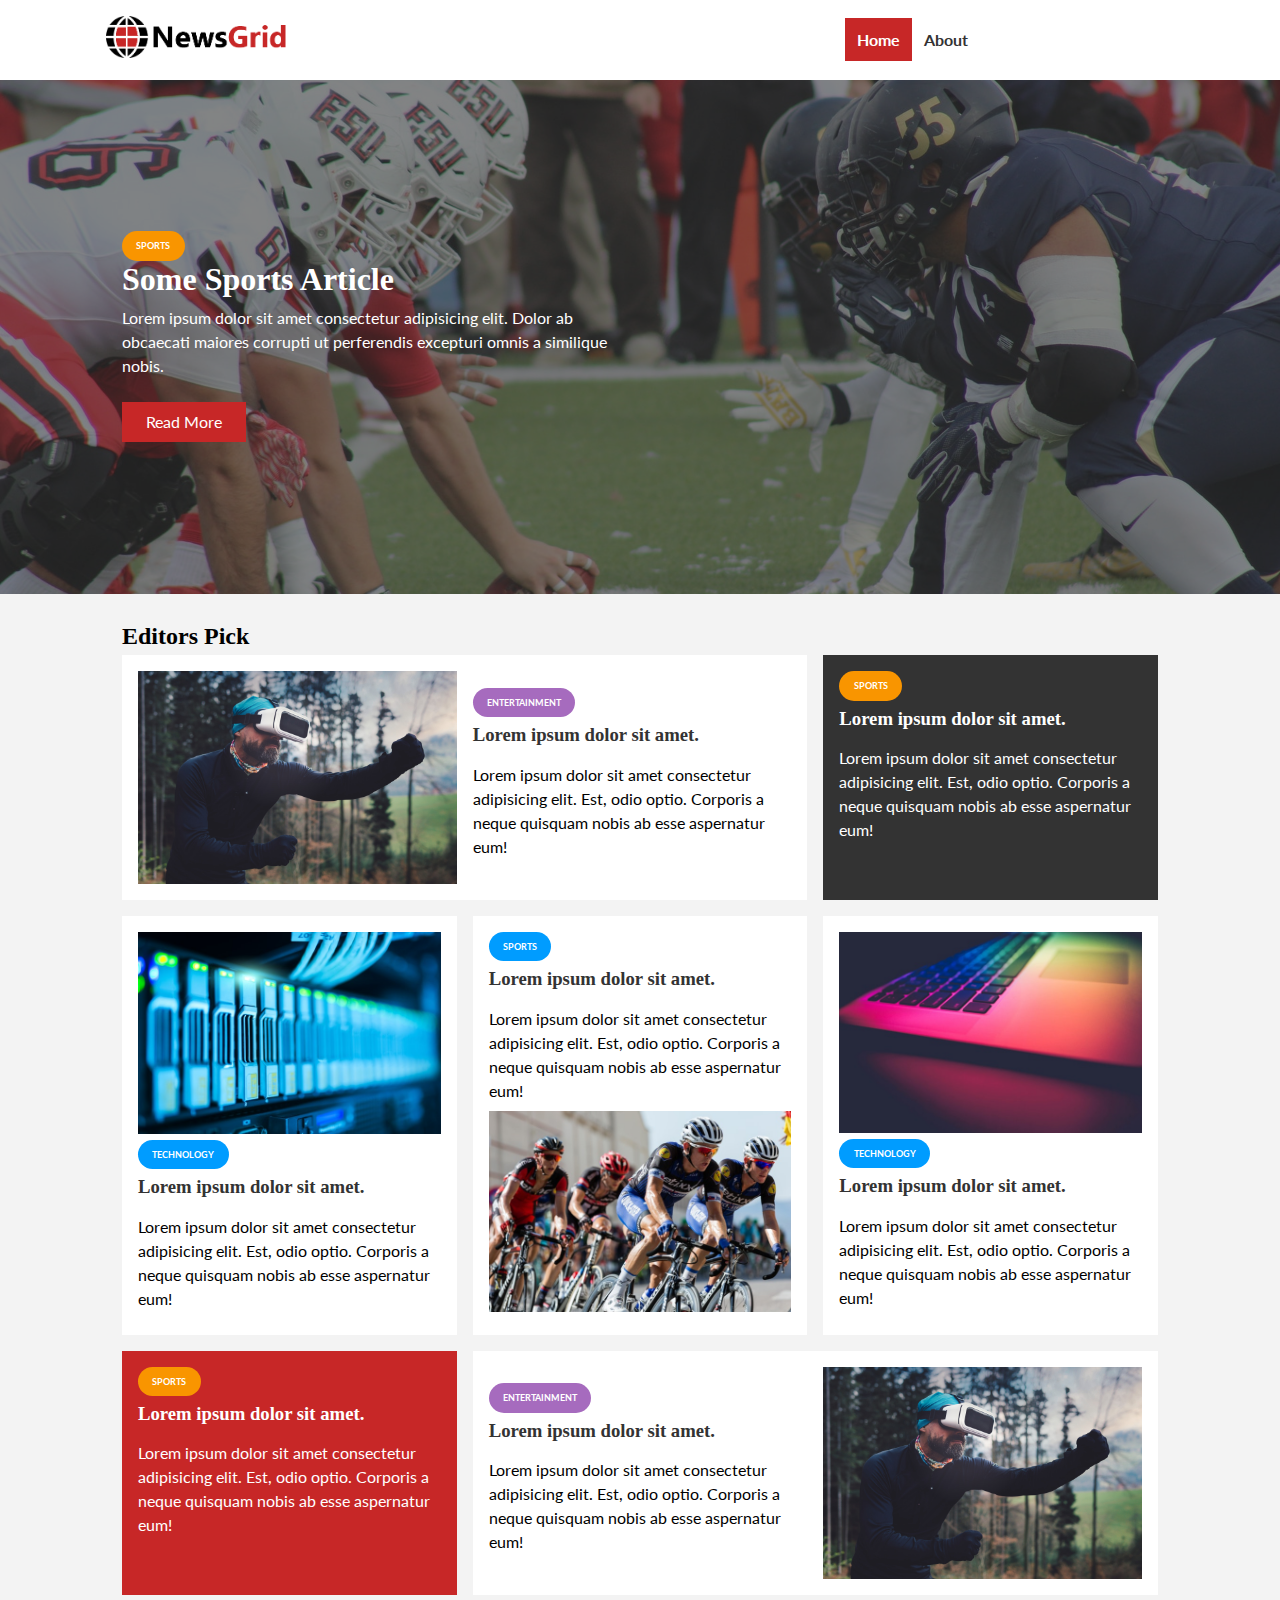
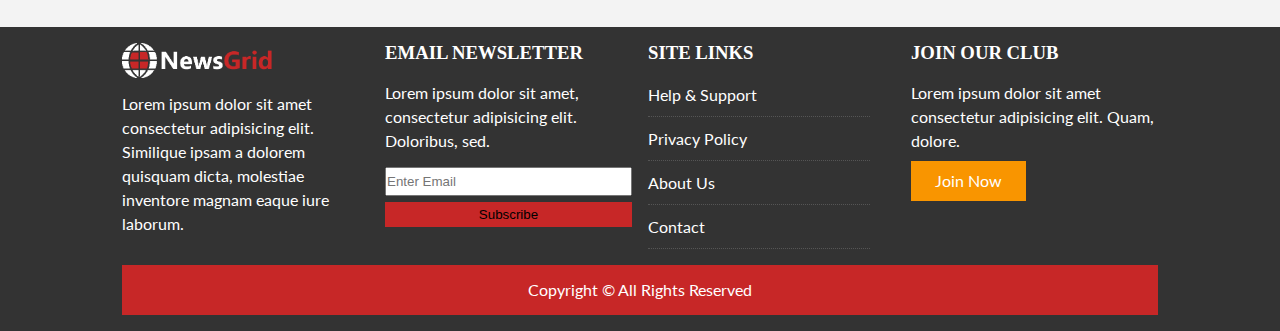
<file: index.html>
<!DOCTYPE html>
<html lang="en">
<head>
  <meta charset="UTF-8">
  <meta name="viewport" content="width=device-width, initial-scale=1.0">
  <title>NewsGrid | Official</title>
  <link href="https://fonts.googleapis.com/css2?family=Lato&family=Open+Sans&display=swap" rel="stylesheet"> 
  <link rel="stylesheet" href="./css/style.css">
  <link rel="stylesheet" media="screen and (max-width:768px)" href="./css/mobile.css">
  <link rel="stylesheet" href="favicon.ico">
</head>
<body>
  <nav id="navbar">
    <div class="container">
      <div class="logo">
        <img src="logo.png" alt="">
      </div>
    <ul>
      <li><a class="current" href="index.html">Home</a></li>
      <li><a href="about.html">About</a></li>
    </ul>
  </div>
  </nav>

  <!-- Showcase -->
  <header id="showcase">
    <div class="container">
      <div class="showcase-container">
      <div class="showcase-content">
        <div class="category category-sports">
          Sports
        </div>
        <h1>Some Sports Article</h1>
        <p>Lorem ipsum dolor sit amet consectetur adipisicing elit. Dolor ab obcaecati maiores corrupti ut perferendis excepturi omnis a similique nobis.</p>
        <a href="article.html" class="btn btn-primary">Read More</a>
      </div>
    </div>
    </div>
  </header>

  <!-- Editors Pick -->

    <section id="home-article" class="py-2">
      <div class="container">
        <h2>Editors Pick</h2>
        <div class="article-container">

          <article class="card">
            <img src="./articles/ent1.jpg" alt="">
            <div>
              <div class="category category-ent">Entertainment</div>
              <h3>
                <a href="article.html">Lorem ipsum dolor sit amet.</a>
              </h3>
              <p>Lorem ipsum dolor sit amet consectetur adipisicing elit. Est, odio optio. Corporis a neque quisquam nobis ab esse aspernatur eum!</p>
            </div>
          </article>

          <article class="card bg-dark">
            <div>
              <div class="category category-sports">Sports</div>
              <h3>
                <a href="article.html">Lorem ipsum dolor sit amet.</a>
              </h3>
              <p>Lorem ipsum dolor sit amet consectetur adipisicing elit. Est, odio optio. Corporis a neque quisquam nobis ab esse aspernatur eum!</p>
            </div>
          </article>

          <article class="card">
            <img src="./articles/tech1.jpg" alt="">
            <div>
              <div class="category category-tech">Technology</div>
              <h3>
                <a href="article.html">Lorem ipsum dolor sit amet.</a>
              </h3>
              <p>Lorem ipsum dolor sit amet consectetur adipisicing elit. Est, odio optio. Corporis a neque quisquam nobis ab esse aspernatur eum!</p>
            </div>
          </article>

          <article class="card">
            <div>
              <div class="category category-tech">Sports</div>
              <h3>
                <a href="article.html">Lorem ipsum dolor sit amet.</a>
              </h3>
              <p>Lorem ipsum dolor sit amet consectetur adipisicing elit. Est, odio optio. Corporis a neque quisquam nobis ab esse aspernatur eum!</p>
            </div>
            <img src="./articles/sports1.jpg" alt="">
          </article>

          <article class="card">
            <img src="./articles/tech2.jpg" alt="">
            <div>
              <div class="category category-tech">Technology</div>
              <h3>
                <a href="article.html">Lorem ipsum dolor sit amet.</a>
              </h3>
              <p>Lorem ipsum dolor sit amet consectetur adipisicing elit. Est, odio optio. Corporis a neque quisquam nobis ab esse aspernatur eum!</p>
            </div>
          </article>

          <article class="card bg-primary">
            <div>
              <div class="category category-sports">Sports</div>
              <h3>
                <a href="article.html">Lorem ipsum dolor sit amet.</a>
              </h3>
              <p>Lorem ipsum dolor sit amet consectetur adipisicing elit. Est, odio optio. Corporis a neque quisquam nobis ab esse aspernatur eum!</p>
            </div>
          </article>

          <article class="card">
            <div>
              <div class="category category-ent">Entertainment</div>
              <h3>
                <a href="article.html">Lorem ipsum dolor sit amet.</a>
              </h3>
              <p>Lorem ipsum dolor sit amet consectetur adipisicing elit. Est, odio optio. Corporis a neque quisquam nobis ab esse aspernatur eum!</p>
            </div>
            <img src="./articles/ent1.jpg" alt="">
          </article>
        </div>
      </div>
    </section>

    <!-- Footer -->
    <footer id="main-footer">
      <div class="container">
        <div class="footer-container">
          <div>
            <img src="logo_light.png" alt="">
            <p>Lorem ipsum dolor sit amet consectetur adipisicing elit. Similique ipsam a dolorem quisquam dicta, molestiae inventore magnam eaque iure laborum.</p>
          </div>
          <div>
            <h3>EMAIL NEWSLETTER</h3>
            <p>Lorem ipsum dolor sit amet, consectetur adipisicing elit. Doloribus, sed.</p>
            <form>
              <input type="email" placeholder="Enter Email" >
              <input type="submit" value="Subscribe">
            </form>
          </div>
          <div>
            <h3>SITE LINKS</h3>
            <ul class="lists">
                <li><a href="">Help & Support</a></li>
                <li><a href="">Privacy Policy</a></li>
                <li><a href="">About Us</a></li>
                <li><a href="">Contact</a></li>
            </ul>
          </div>
          <div>
            <h3>JOIN OUR CLUB</h3>
            <p>Lorem ipsum dolor sit amet consectetur adipisicing elit. Quam, dolore.</p>
            <a href="" class="btn btn-secondary">Join Now</a>
          </div>
          <div>
            <p>Copyright &copy; All Rights Reserved</p>
          </div>
        </div>
      </div>
    </footer>
</body>
</html>
</file>
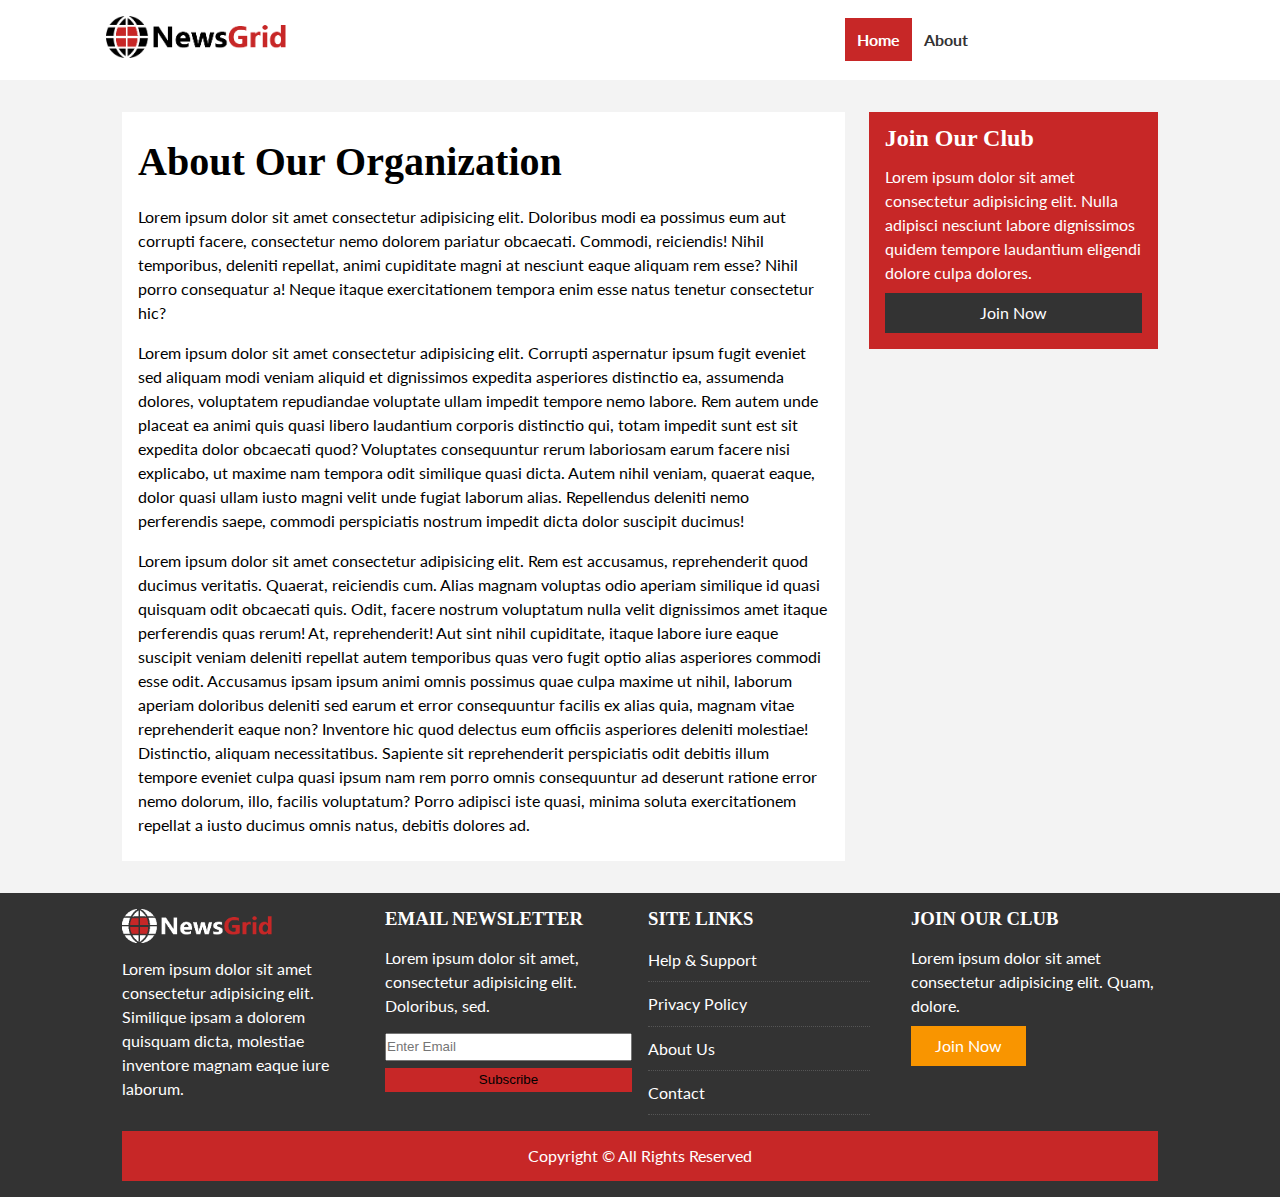
<file: about.html>
<!DOCTYPE html>
<html lang="en">
<head>
  <meta charset="UTF-8">
  <meta name="viewport" content="width=device-width, initial-scale=1.0">
  <title>NewsGrid | Official</title>
  <link href="https://fonts.googleapis.com/css2?family=Lato&family=Open+Sans&display=swap" rel="stylesheet"> 
  <link rel="stylesheet" href="./css/style.css">
  <link rel="stylesheet" media="screen and (max-width:769px)" href="/css/mobile.css">
  <link rel="stylesheet" href="favicon.ico">
</head>
<body>
  <nav id="navbar">
    <div class="container">
      <div class="logo">
    <img src="logo.png" alt="">
    </div>
    <ul>
      <li><a class="current" href="index.html">Home</a></li>
      <li><a href="about.html">About</a></li>
    </ul>
  </div>
  </nav>

  <section id="about">
    <div class="container">
      <div class="page-container">
        <article class="card">
          <h1 class="l-heading">About Our Organization </h1>
          <p>Lorem ipsum dolor sit amet consectetur adipisicing elit. Doloribus modi ea possimus eum aut corrupti facere, consectetur nemo dolorem pariatur obcaecati. Commodi, reiciendis! Nihil temporibus, deleniti repellat, animi cupiditate magni at nesciunt eaque aliquam rem esse? Nihil porro consequatur a! Neque itaque exercitationem tempora enim esse natus tenetur consectetur hic?</p>
          <p>Lorem ipsum dolor sit amet consectetur adipisicing elit. Corrupti aspernatur ipsum fugit eveniet sed aliquam modi veniam aliquid et dignissimos expedita asperiores distinctio ea, assumenda dolores, voluptatem repudiandae voluptate ullam impedit tempore nemo labore. Rem autem unde placeat ea animi quis quasi libero laudantium corporis distinctio qui, totam impedit sunt est sit expedita dolor obcaecati quod? Voluptates consequuntur rerum laboriosam earum facere nisi explicabo, ut maxime nam tempora odit similique quasi dicta. Autem nihil veniam, quaerat eaque, dolor quasi ullam iusto magni velit unde fugiat laborum alias. Repellendus deleniti nemo perferendis saepe, commodi perspiciatis nostrum impedit dicta dolor suscipit ducimus!</p>
          <p>Lorem ipsum dolor sit amet consectetur adipisicing elit. Rem est accusamus, reprehenderit quod ducimus veritatis. Quaerat, reiciendis cum. Alias magnam voluptas odio aperiam similique id quasi quisquam odit obcaecati quis. Odit, facere nostrum voluptatum nulla velit dignissimos amet itaque perferendis quas rerum! At, reprehenderit! Aut sint nihil cupiditate, itaque labore iure eaque suscipit veniam deleniti repellat autem temporibus quas vero fugit optio alias asperiores commodi esse odit. Accusamus ipsam ipsum animi omnis possimus quae culpa maxime ut nihil, laborum aperiam doloribus deleniti sed earum et error consequuntur facilis ex alias quia, magnam vitae reprehenderit eaque non? Inventore hic quod delectus eum officiis asperiores deleniti molestiae! Distinctio, aliquam necessitatibus. Sapiente sit reprehenderit perspiciatis odit debitis illum tempore eveniet culpa quasi ipsum nam rem porro omnis consequuntur ad deserunt ratione error nemo dolorum, illo, facilis voluptatum? Porro adipisci iste quasi, minima soluta exercitationem repellat a iusto ducimus omnis natus, debitis dolores ad.</p> 
        </article>
        <aside class="card bg-primary">
          <h2>Join Our Club</h2>
          <p>Lorem ipsum dolor sit amet consectetur adipisicing elit. Nulla adipisci nesciunt labore dignissimos quidem tempore laudantium eligendi dolore culpa dolores.</p>
          <a href="" class="btn btn-dark btn-block">Join Now</a>
        </aside>
      </div>
    </div>
  </section>

    <!-- Footer -->
    <footer id="main-footer">
      <div class="container">
        <div class="footer-container">
          <div>
            <img src="logo_light.png" alt="">
            <p>Lorem ipsum dolor sit amet consectetur adipisicing elit. Similique ipsam a dolorem quisquam dicta, molestiae inventore magnam eaque iure laborum.</p>
          </div>
          <div>
            <h3>EMAIL NEWSLETTER</h3>
            <p>Lorem ipsum dolor sit amet, consectetur adipisicing elit. Doloribus, sed.</p>
            <form>
              <input type="email" placeholder="Enter Email" >
              <input type="submit" value="Subscribe">
            </form>
          </div>
          <div>
            <h3>SITE LINKS</h3>
            <ul class="lists">
                <li><a href="">Help & Support</a></li>
                <li><a href="">Privacy Policy</a></li>
                <li><a href="">About Us</a></li>
                <li><a href="">Contact</a></li>
            </ul>
          </div>
          <div>
            <h3>JOIN OUR CLUB</h3>
            <p>Lorem ipsum dolor sit amet consectetur adipisicing elit. Quam, dolore.</p>
            <a href="" class="btn btn-secondary">Join Now</a>
          </div>
          <div>
            <p>Copyright &copy; All Rights Reserved</p>
          </div>
        </div>
      </div>
    </footer>
</body>
</html>
</file>
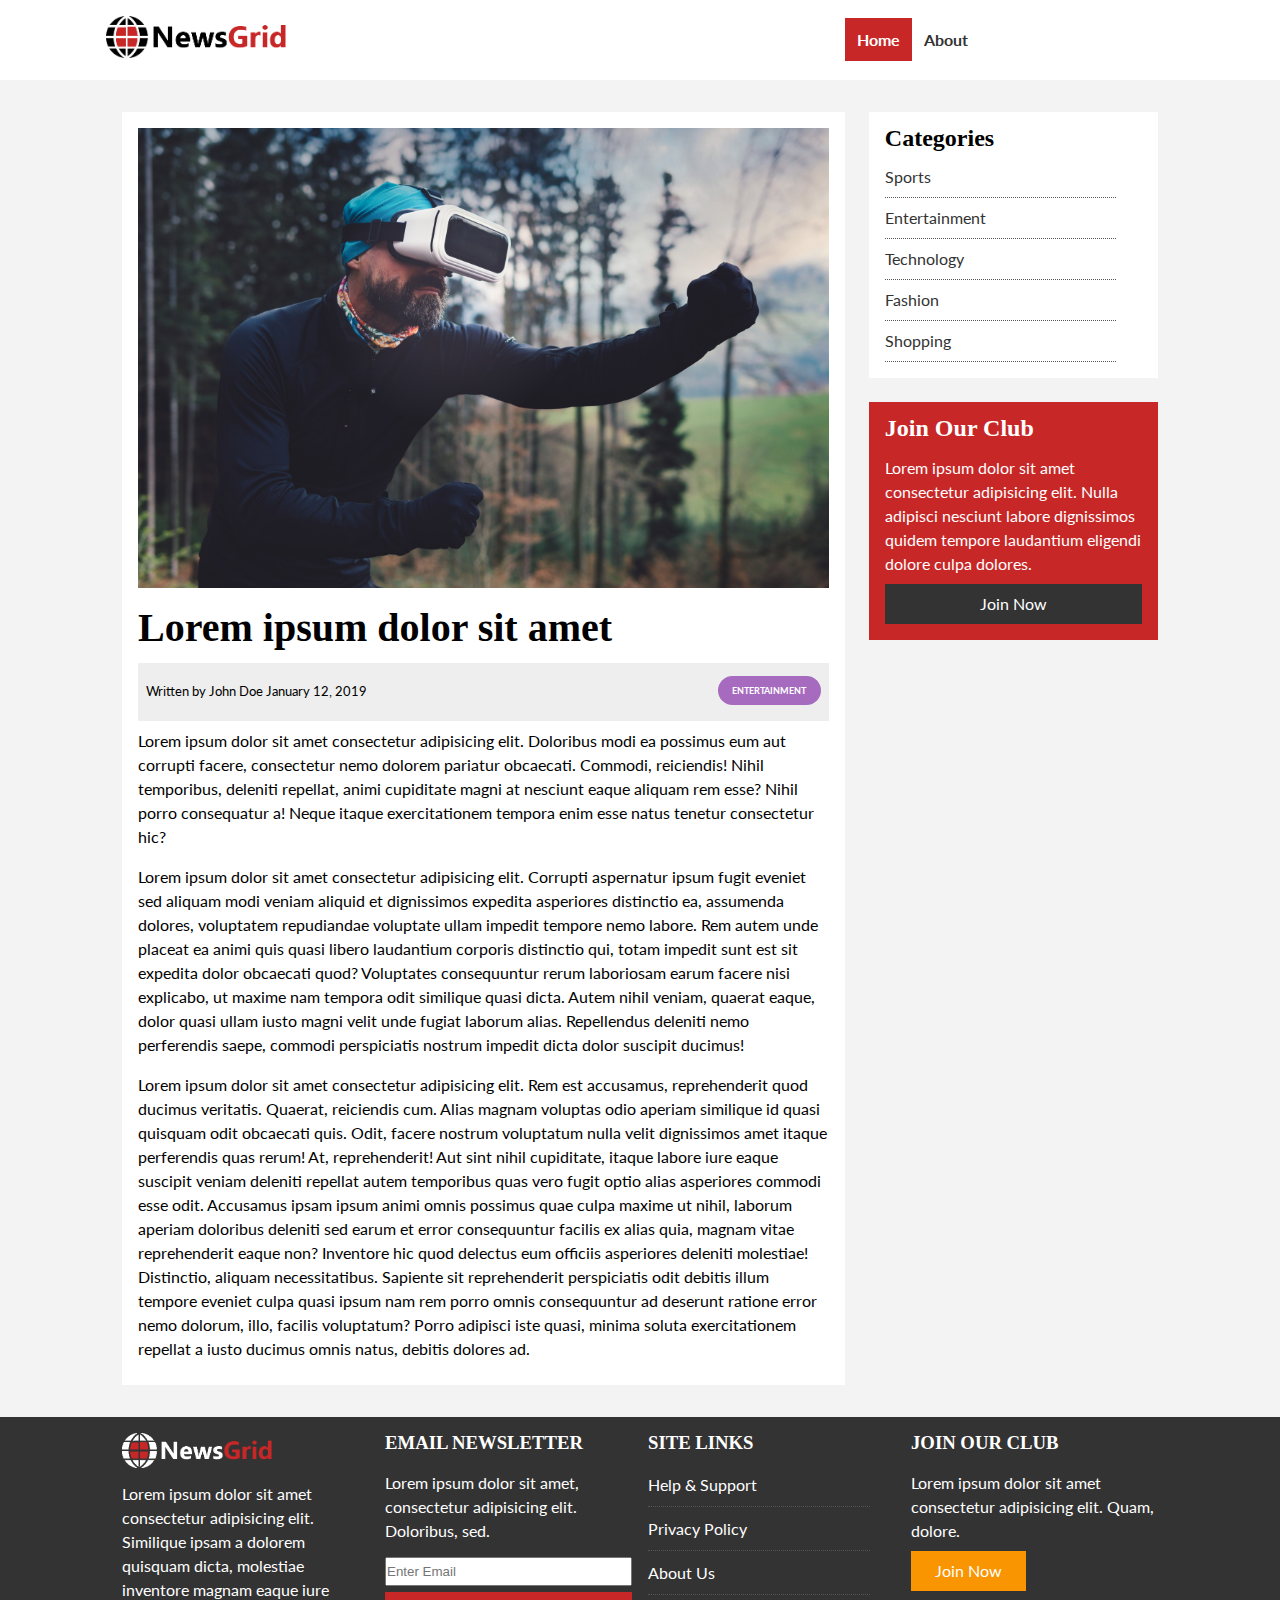
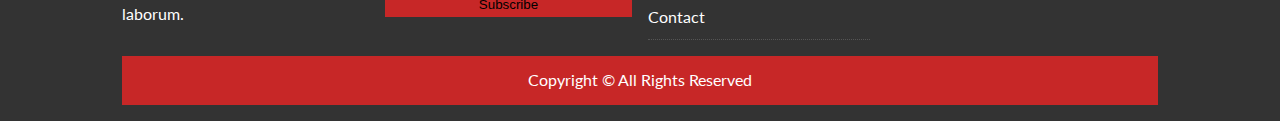
<file: article.html>
<!DOCTYPE html>
<html lang="en">
<head>
  <meta charset="UTF-8">
  <meta name="viewport" content="width=device-width, initial-scale=1.0">
  <title>NewsGrid | Official</title>
  <link href="https://fonts.googleapis.com/css2?family=Lato&family=Open+Sans&display=swap" rel="stylesheet"> 
  <link rel="stylesheet" href="./css/style.css">
  <link rel="stylesheet" media="screen and (max-width:769px)" href="/css/mobile.css">
  <link rel="stylesheet" href="favicon.ico">
</head>
<body>
  <nav id="navbar">
    <div class="container">
      <div class="logo">
    <img src="logo.png" alt="">
    </div>
    <ul>
      <li><a class="current" href="index.html">Home</a></li>
      <li><a href="about.html">About</a></li>
    </ul>
  </div>
  </nav>

  <section id="article">
    <div class="container">
      <div class="page-container">
        <article class="card">
          <img src="./articles/ent1.jpg" alt="">
          <h1 class="l-heading">Lorem ipsum dolor sit amet </h1>
          <div class="meta">
            <small>
              Written by John Doe January 12, 2019
            </small>
            <div class="category category-ent">Entertainment</div>
          </div>
          <p>Lorem ipsum dolor sit amet consectetur adipisicing elit. Doloribus modi ea possimus eum aut corrupti facere, consectetur nemo dolorem pariatur obcaecati. Commodi, reiciendis! Nihil temporibus, deleniti repellat, animi cupiditate magni at nesciunt eaque aliquam rem esse? Nihil porro consequatur a! Neque itaque exercitationem tempora enim esse natus tenetur consectetur hic?</p>
          <p>Lorem ipsum dolor sit amet consectetur adipisicing elit. Corrupti aspernatur ipsum fugit eveniet sed aliquam modi veniam aliquid et dignissimos expedita asperiores distinctio ea, assumenda dolores, voluptatem repudiandae voluptate ullam impedit tempore nemo labore. Rem autem unde placeat ea animi quis quasi libero laudantium corporis distinctio qui, totam impedit sunt est sit expedita dolor obcaecati quod? Voluptates consequuntur rerum laboriosam earum facere nisi explicabo, ut maxime nam tempora odit similique quasi dicta. Autem nihil veniam, quaerat eaque, dolor quasi ullam iusto magni velit unde fugiat laborum alias. Repellendus deleniti nemo perferendis saepe, commodi perspiciatis nostrum impedit dicta dolor suscipit ducimus!</p>
          <p>Lorem ipsum dolor sit amet consectetur adipisicing elit. Rem est accusamus, reprehenderit quod ducimus veritatis. Quaerat, reiciendis cum. Alias magnam voluptas odio aperiam similique id quasi quisquam odit obcaecati quis. Odit, facere nostrum voluptatum nulla velit dignissimos amet itaque perferendis quas rerum! At, reprehenderit! Aut sint nihil cupiditate, itaque labore iure eaque suscipit veniam deleniti repellat autem temporibus quas vero fugit optio alias asperiores commodi esse odit. Accusamus ipsam ipsum animi omnis possimus quae culpa maxime ut nihil, laborum aperiam doloribus deleniti sed earum et error consequuntur facilis ex alias quia, magnam vitae reprehenderit eaque non? Inventore hic quod delectus eum officiis asperiores deleniti molestiae! Distinctio, aliquam necessitatibus. Sapiente sit reprehenderit perspiciatis odit debitis illum tempore eveniet culpa quasi ipsum nam rem porro omnis consequuntur ad deserunt ratione error nemo dolorum, illo, facilis voluptatum? Porro adipisci iste quasi, minima soluta exercitationem repellat a iusto ducimus omnis natus, debitis dolores ad.</p> 
        </article>

        <div id="categories" class="card">
          <h2>Categories</h2>
            <ul class="lists">
              <li><a href="">Sports</a></li>
              <li><a href="">Entertainment</a></li>
              <li><a href="">Technology</a></li>
              <li><a href="">Fashion</a></li>
              <li><a href="">Shopping</a></li>
            </ul>
        </div>

        <aside class="card bg-primary">
          <h2>Join Our Club</h2>
          <p>Lorem ipsum dolor sit amet consectetur adipisicing elit. Nulla adipisci nesciunt labore dignissimos quidem tempore laudantium eligendi dolore culpa dolores.</p>
          <a href="" class="btn btn-dark btn-block">Join Now</a>
        </aside>
      </div>
    </div>
  </section>

    <!-- Footer -->
    <footer id="main-footer">
      <div class="container">
        <div class="footer-container">
          <div>
            <img src="logo_light.png" alt="">
            <p>Lorem ipsum dolor sit amet consectetur adipisicing elit. Similique ipsam a dolorem quisquam dicta, molestiae inventore magnam eaque iure laborum.</p>
          </div>
          <div>
            <h3>EMAIL NEWSLETTER</h3>
            <p>Lorem ipsum dolor sit amet, consectetur adipisicing elit. Doloribus, sed.</p>
            <form>
              <input type="email" placeholder="Enter Email" >
              <input type="submit" value="Subscribe">
            </form>
          </div>
          <div>
            <h3>SITE LINKS</h3>
            <ul class="lists">
                <li><a href="">Help & Support</a></li>
                <li><a href="">Privacy Policy</a></li>
                <li><a href="">About Us</a></li>
                <li><a href="">Contact</a></li>
            </ul>
          </div>
          <div>
            <h3>JOIN OUR CLUB</h3>
            <p>Lorem ipsum dolor sit amet consectetur adipisicing elit. Quam, dolore.</p>
            <a href="" class="btn btn-secondary">Join Now</a>
          </div>
          <div>
            <p>Copyright &copy; All Rights Reserved</p>
          </div>
        </div>
      </div>
    </footer>
</body>
</html>
</file>
<file: css/style.css>
:root{
  --primary-color:#c72727;
  --secondary-color:#f99500;
  --light-color:#f3f3f3;
  --dark-color:#333;
  --max-width:1100px;
}

.category{
  --sports-color:#f99500;
  --ent-color:#a66bbe;
  --tech-color:#009cff;
}

*{
  margin: 0;
  padding: 0;
  box-sizing: border-box;
}

body{
  font-family: 'Lato', sans-serif;
  line-height: 1.5;
  background: var(--light-color);
}

a{
  text-decoration: none;
  color: #333;
}

ul{
  list-style: none;
}

img{
  width:100%;
}

p{
  padding: 0.5rem 0;
}

h1, h2, h3, h4, h5, h6{
  font-family: 'Staatliches', cursives;
  margin-bottom: 0.55rem;
  line-height: 1.3rem;
}

/* Utility Classes */
.container{
  max-width: var(--max-width);
  margin: auto;
  padding: 0 2rem;
  overflow: hidden;
}

.category{
  display: inline-block;
  color: #fff;
  font-size: 0.55rem;
  text-transform: uppercase;
  padding: 0.5rem 0.9rem;
  font-weight: bold;
  border-radius: 15px;
  margin-bottom: 0.5rem;
}

.card{
  background: #fff;
  padding: 1rem;
}

.category-sports{ background: var(--sports-color)}
.category-tech{ background: var(--tech-color)}
.category-ent{ background: var(--ent-color)}

.btn{
  display: inline-block;
  border: none;
  color: #fff;
  background: var(--dark-color);
  padding: 0.5rem 1.5rem ;
}

.btn-block{
  display: block;
  width: 100%;
  text-align: center;
}

.btn-light{ background: var(--light-color)}
.btn-primary{ background: var(--primary-color)}
.btn-secondary{ background: var(--secondary-color)}

.btn:hover{
  opacity: 0.9;
}

.bg-dark{
  background: var(--dark-color);
  color: #fff;
}

.bg-primary{
  background: var(--primary-color);
  color: #fff;
}

.bg-secondary{
  background: var(--secondary-color);
  color: #fff;
}

.lists li{
  padding: 0.5rem 0;
  border-bottom: #555 dotted 1px;
  width: 90%;
}

.lists li a:hover{
  color: var(--primary-color) !important;
}

.py-1{padding: 1.5rem 0}
.py-2{padding: 2rem 0}
.py-3{padding: 3rem 0}

.p-1{padding: 1.5rem }
.p-2{padding: 2rem }
.p-3{padding: 3rem }

.l-heading{
  font-size: 2.5rem;
  margin: 1.5rem 0;
}

.bg-dark h1,
.bg-dark h2,
.bg-dark h3,
.bg-dark a,
.bg-primary a,
.bg-primary h1,
.bg-primary h2,
.bg-primary h3,
.bg-secondary h1,
.bg-secondary h2,
.bg-secondary h3,
.bg-secondary a{
  color:#fff;
}

/* ABOUT UTILITY */
.page-container{
  display: grid;
  grid-template-columns: 5fr 2fr; 
  margin: 2rem 0;
  grid-gap: 1.5rem;
}

.page-container > *:first-child{
  grid-row: 1 /span 3;
}

/* Navbar */
#navbar{
  background: #fff;
  position: sticky;
  top: 0;
  z-index: 2;
}

#navbar .container{
  display: grid;
  grid-template-columns: 6fr 3fr 2fr;
  padding: 1rem;
  align-items: center;
}

#navbar .logo{
  width: 180px;
}

#navbar ul{
  justify-self: end;
  display: flex;
}

#navbar ul a{
  padding: 0.75rem;
  font-weight: bold;
}

#navbar ul a.current{
  background: var(--primary-color);
  color: #fff;
}

#navbar ul a:hover{
  background: var(--light-color);
  color: var(--dark-color);
}

/* Showcase */
#showcase{
  color: #fff;
  background: #333;
  padding: 2rem;
  position: relative;
}

#showcase::before{
  content: '';
  background: url('../featured.jpg') no-repeat center center/cover;
  position: absolute;
  top: 0;
  left: 0;
  width: 100%;
  height: 100%;
  bottom: 0;
  opacity: 0.4;
}

#showcase .showcase-container{
  display: grid;
  grid-template-columns: repeat(2, 1fr);
  justify-content: center;
  align-items: center;
  height: 50vh;
}

#showcase .showcase-content{
  z-index: 1;
}

#showcase .btn{
  margin-top: 1rem;
}

/* Home Article */
.article-container{
  display: grid;
  grid-template-columns: repeat(3, 1fr);
  grid-gap: 1rem;
}

.article-container > *:first-child,
.article-container > *:last-child{
  display: grid;
  grid-template-columns: repeat(2, 1fr);
  grid-column: 1 /span 2;
  grid-gap: 1rem;
  align-items: center;
  justify-content: center;
}

.article-container > *:last-child{
  grid-column: 2 /span 2;
}

#article .meta{
  display: flex;
  justify-content: space-between;
  align-items: center;
  background: #eee;
  padding: 0.5rem;
}

#article .meta .category{
  margin-top: 0.3rem;
}

/* FOOTER */
#main-footer{
  background: #333;
  padding: 1rem;
  color: #fff;
}

#main-footer .footer-container{
  display: grid;
  grid-template-columns: repeat(4, 1fr);
  grid-gap: 1rem;
}

#main-footer .footer-container img{
  width: 150px;
}

#main-footer .footer-container input{
  width: 100%;
  padding: 0.3rem 0;
  margin-top: 0.4rem;
}

#main-footer .footer-container input[type="submit"]{
  background: var(--primary-color);
  border: none;
}

#main-footer .footer-container .lists a{
  color: #fff;
  line-height: 1.7rem;
}

#main-footer .footer-container > *:last-child{
  background: var(--primary-color);
  padding: 0.3rem 0;
  grid-column: 1 /span 4;
  text-align: center;
}
</file>
<file: css/mobile.css>
#navbar .container{
  display: grid;
  grid-template-columns: 1fr;
  grid-gap: 1.2rem;
  justify-content: center;
  align-items: center;
}

#navbar ul,
#navbar .logo{
  justify-self: center;
}

#showcase .showcase-container{
  display: grid;
  grid-template-columns: 1fr;
  justify-content: center;
  align-items: center;
  height: 50vh;
}

.article-container{
  display: grid;
  grid-template-columns: repeat(2, 1fr);
  grid-gap: 1rem;
}

.article-container > *:first-child,
.article-container > *:last-child{
  display: grid;
  grid-template-columns: repeat(2, 1fr);
  grid-column: 1 /span 2;
}

#main-footer .footer-container{
  display: grid;
  grid-template-columns: 1fr;
}

#main-footer .footer-container > *:last-child{
  grid-column: 1;
}

.page-container{
  display: grid;
  grid-template-columns: 1fr; 
}

.page-container > *:first-child{
  grid-row: 1;
}

#about .page-container h1{
  font-size: 2rem;
}

@media (max-width:500px){
  .article-container{
    grid-template-columns: repeat(1, 1fr);
  }

  .article-container > *:first-child,
.article-container > *:last-child{
  display: grid;
  grid-template-columns: repeat(1, 1fr);
  grid-column: 1;
}
}
</file>
